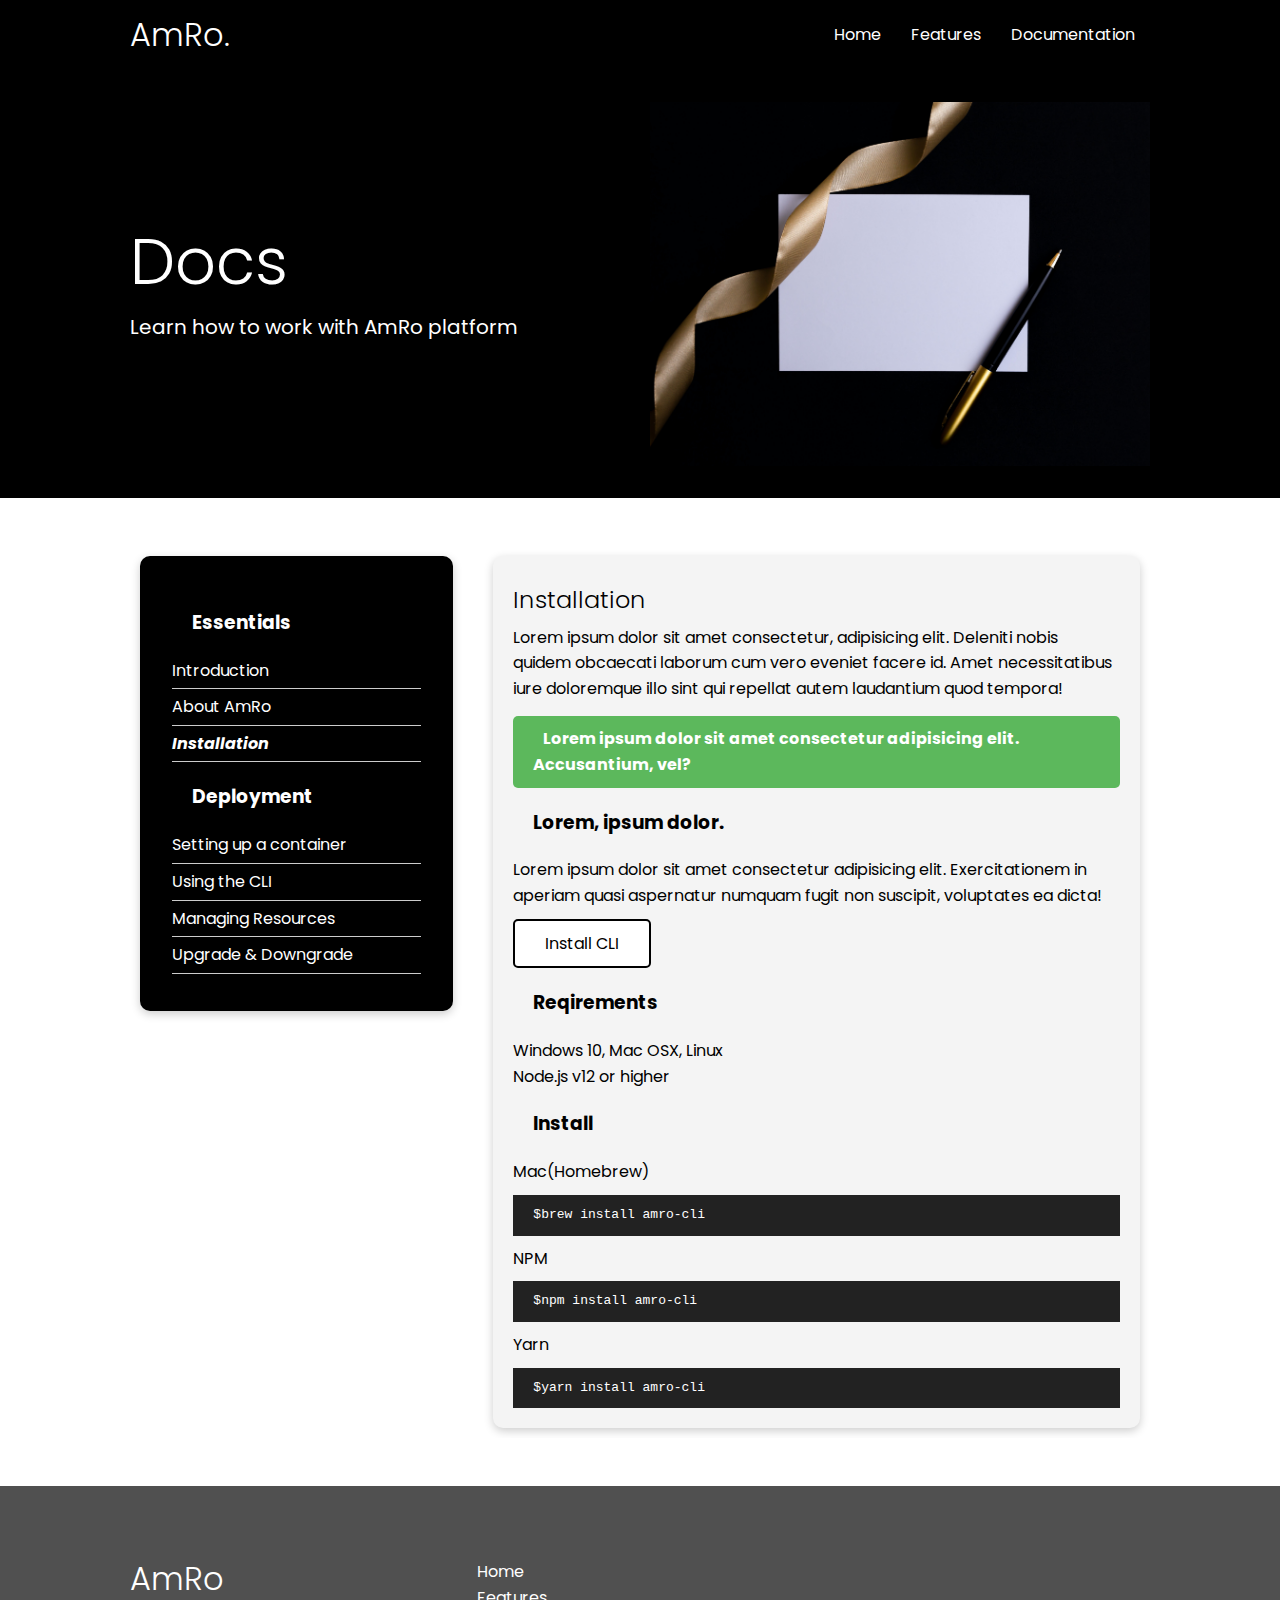
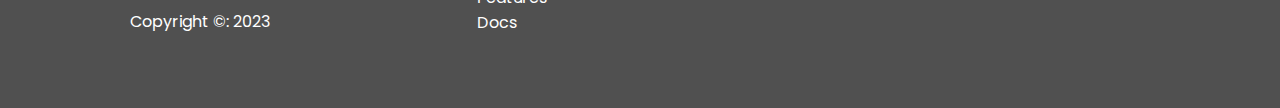
<file: docs.html>
<!DOCTYPE html>
<html lang="en">
  <head>
    <meta charset="UTF-8" />
    <meta name="viewport" content="width=device-width, initial-scale=1.0" />
    <link
      rel="stylesheet"
      href="https://cdnjs.cloudflare.com/ajax/libs/font-awesome/6.4.2/css/all.min.css"
      integrity="sha512-z3gLpd7yknf1YoNbCzqRKc4qyor8gaKU1qmn+CShxbuBusANI9QpRohGBreCFkKxLhei6S9CQXFEbbKuqLg0DA=="
      crossorigin="anonymous"
      referrerpolicy="no-referrer"
    />
    <link rel="stylesheet" href="css/style.css" />
    <link rel="stylesheet" href="css/utilities.css" />
    <title>AmRo | Cloud Hosting For Everyone</title>
  </head>
  <body>
    <!-- Navbar -->
    <div class="navbar">
      <div class="container flex">
        <h1 class="logo">AmRo.</h1>
        <nav>
          <ul>
            <li><a href="index.html">Home</a></li>
            <li><a href="features.html">Features</a></li>
            <li><a href="docs.html">Documentation</a></li>
          </ul>
        </nav>
      </div>
    </div>



    <!-- Head -->

    <section class="docs-head bg-primary py-3">
        <div class="container grid">
            <div>
                <h1 class="xl">Docs</h1>
                <p class="lead">Learn how to work with AmRo platform</p>
            </div>
            <img src="images/docu.jpg" alt="">
        </div>
    </section>

    <!-- docs main -->
<section class="docs-main my-4">
  <div class="container grid">
    <div class="card bg-primary p-3">
      <h3 class="my-2">Essentials</h3>
      <nav>
        <ul>
          <li><a href="#">Introduction</a></li>
          <li><a href="#">About AmRo</a></li>
          <li><a class="text-primary" href="#">Installation</a></li>
        </ul>
      </nav>
      <h3 class="my-2">Deployment</h3>
      <nav>
        <ul>
          <li><a href="#">Setting up a container</a></li>
          <li><a href="#">Using the CLI</a></li>
          <li><a href="#">Managing Resources</a></li>
          <li><a href="#">Upgrade & Downgrade</a></li>
        </ul>
      </nav>
    </div>

    <div class="card bg-lighter">
      <h2>Installation</h2>
      <p>Lorem ipsum dolor sit amet consectetur, adipisicing elit. Deleniti nobis quidem obcaecati laborum cum vero eveniet facere id. Amet necessitatibus iure doloremque illo sint qui repellat autem laudantium quod tempora!</p>
      <div class="alert alert-success">
        <i class="fas fa-info"></i> Lorem ipsum dolor sit amet consectetur adipisicing elit. Accusantium, vel?
      </div>
      <h3>Lorem, ipsum dolor.</h3>
      <p>Lorem ipsum dolor sit amet consectetur adipisicing elit. Exercitationem in aperiam quasi aspernatur numquam fugit non suscipit, voluptates ea dicta!</p>
      <a href="#" class="btn btn-secondary">Install CLI</a>

      <h3>Reqirements</h3>
      <ul>
        <li>Windows 10, Mac OSX, Linux</li>
        <li>Node.js v12 or higher</li>
      </ul>
      

      <h3>Install</h3>
      <p>Mac(Homebrew)</p>
      <pre><code>$brew install amro-cli</code></pre>
      <p>NPM</p>
      <pre><code>$npm install amro-cli</code></pre>
      <p>Yarn</p>
      <pre><code>$yarn install amro-cli</code></pre>
    </div>
  </div>
</section>


    <!-- footer -->
    <footer class="footer bg-light py-5">
      <div class="container grid grid-3">
        <div>
          <h1>AmRo</h1>
          <p>Copyright &copy: 2023</p>
        </div>
        <nav>
          <ul>
            <li>
              <li><a href="index.html">Home</a></li>
              <li><a href="features.html">Features</a></li>
              <li><a href="docs.html">Docs</a></li>
          </li>
        </ul>
        </nav>
        <div class="social">
          <a href="#"><i class="fab fa-github fa-2x"></i></a>
          <a href="#"><i class="fab fa-facebook fa-2x"></i></a>
          <a href="#"><i class="fab fa-instagram fa-2x"></i></a>
          <a href="#"><i class="fab fa-twitter fa-2x"></i></a>
        </div>
      </div>
    </footer>
  </body>
</html>
</file>
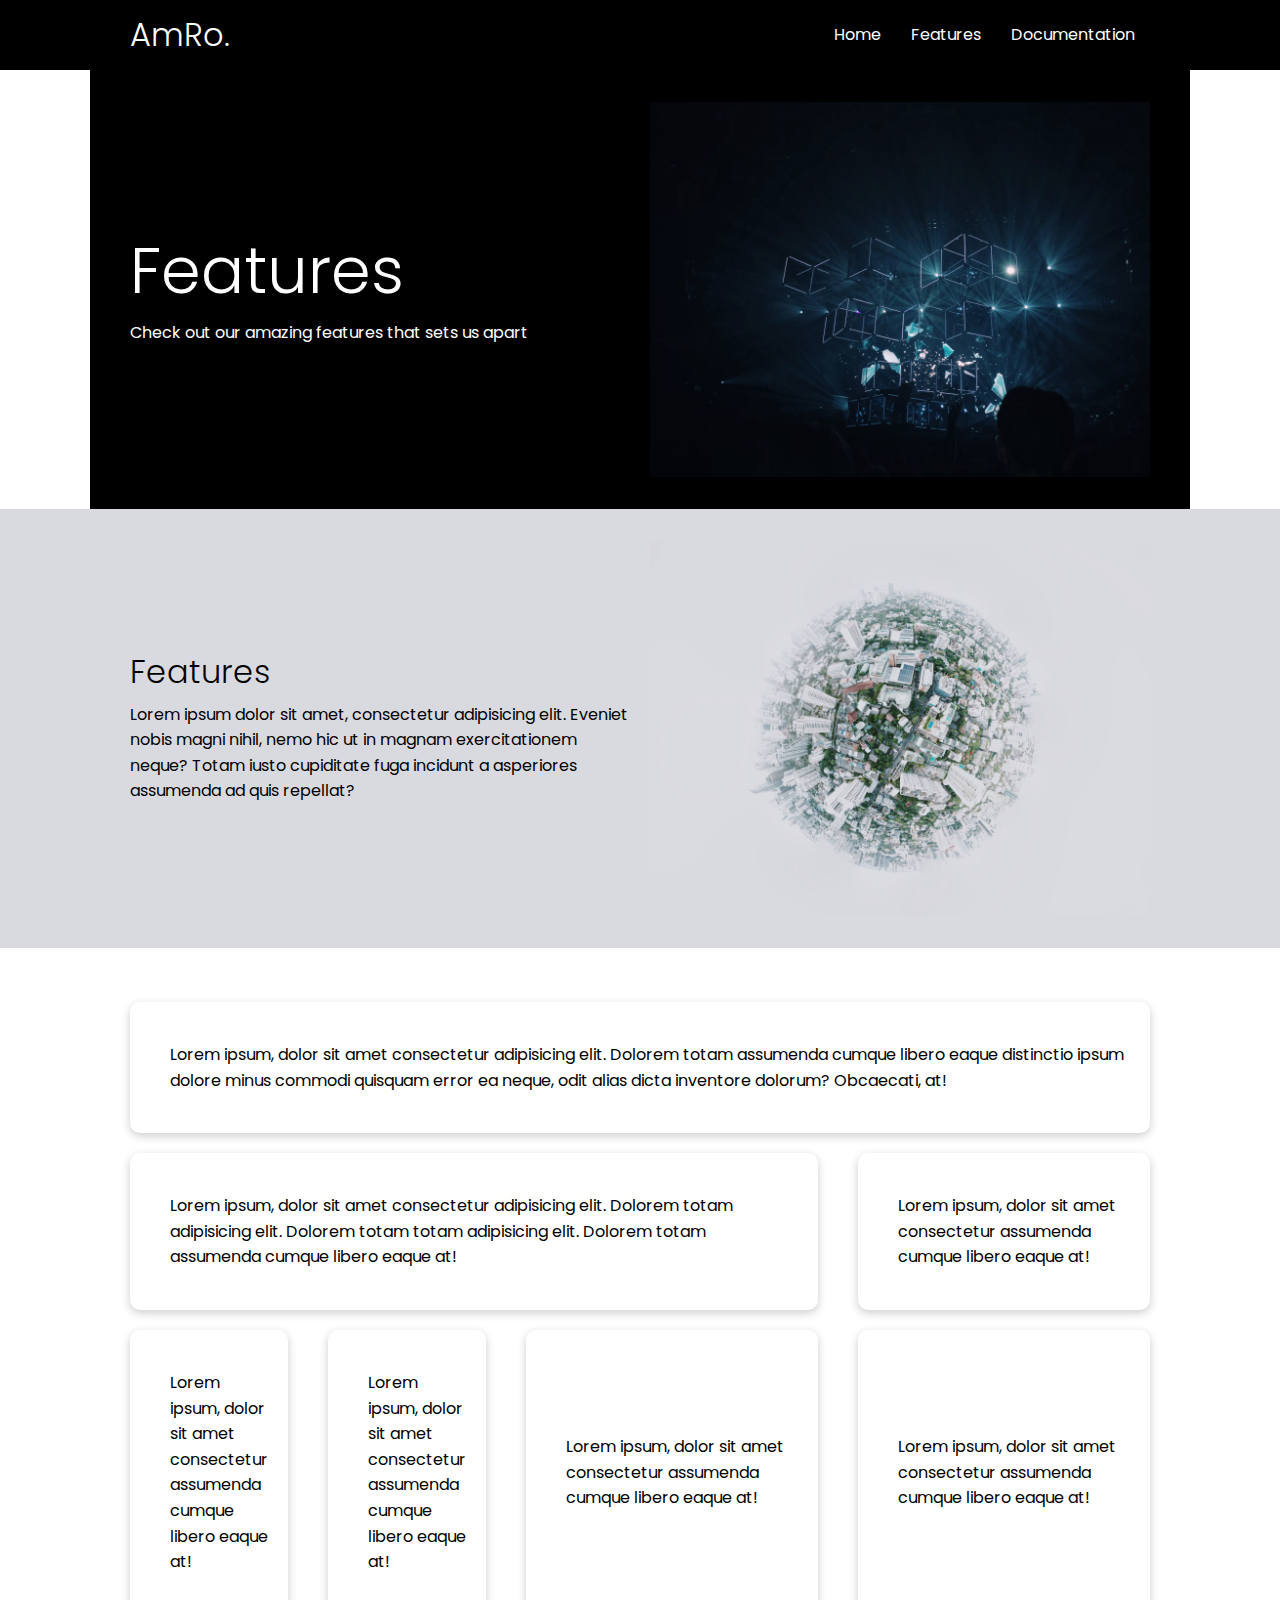
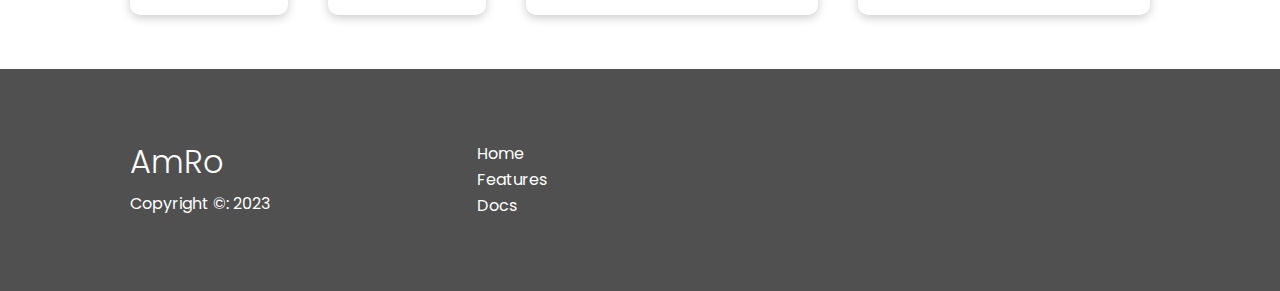
<file: features.html>
<!DOCTYPE html>
<html lang="en">
  <head>
    <meta charset="UTF-8" />
    <meta name="viewport" content="width=device-width, initial-scale=1.0" />
    <link
      rel="stylesheet"
      href="https://cdnjs.cloudflare.com/ajax/libs/font-awesome/6.4.2/css/all.min.css"
      integrity="sha512-z3gLpd7yknf1YoNbCzqRKc4qyor8gaKU1qmn+CShxbuBusANI9QpRohGBreCFkKxLhei6S9CQXFEbbKuqLg0DA=="
      crossorigin="anonymous"
      referrerpolicy="no-referrer"
    />
    <link rel="stylesheet" href="css/style.css" />
    <link rel="stylesheet" href="css/utilities.css" />
    <title>AmRo | Cloud Hosting For Everyone</title>
  </head>
  <body>
    <!-- Navbar -->
    <div class="navbar">
      <div class="container flex">
        <h1 class="logo">AmRo.</h1>
        <nav>
          <ul>
            <li><a href="index.html">Home</a></li>
            <li><a href="features.html">Features</a></li>
            <li><a href="docs.html">Documentation</a></li>
          </ul>
        </nav>
      </div>
    </div>

    <!-- Head -->
    <section class="features-head bg-primary py-3">
        <div class="container grid">
            <div>
                <h1 class="xl">Features</h1>
                <p>
                    Check out our amazing features that sets us apart
                </p>
                
            </div>
            <img src="images/server.jpg" alt="">
        </div>
    </section>

    <!-- subhead -->
    <section class="features-subhead bg-secondary py-3">
        <div class="container grid">
            <div>
                <h1 class="md">Features</h1>
                <p>
                    Lorem ipsum dolor sit amet, consectetur adipisicing elit. Eveniet nobis magni nihil, nemo hic ut in magnam exercitationem neque? Totam iusto cupiditate fuga incidunt a asperiores assumenda ad quis repellat?
                </p>
                
            </div>
            <img src="images/server2.jpg" alt="">
        </div>
    </section>

    <section class="features-main my-2">
        <div class="container grid">
            <div class="card flex">
                <i class="fas fa-server fa-3x"></i>
                <p>Lorem ipsum, dolor sit amet consectetur adipisicing elit. Dolorem totam assumenda cumque libero eaque distinctio ipsum dolore minus commodi quisquam error ea neque, odit alias dicta inventore dolorum? Obcaecati, at!</p>
            </div>
            <div class="card flex">
                <i class="fas fa-power-off fa-3x"></i>
                <p>Lorem ipsum, dolor sit amet consectetur adipisicing elit. Dolorem totam adipisicing elit. Dolorem totam totam adipisicing elit. Dolorem totam assumenda cumque libero eaque at!</p>
            </div>
            <div class="card flex">
                <i class="fas fa-upload fa-3x"></i>
                <p>Lorem ipsum, dolor sit amet consectetur assumenda cumque libero eaque at!</p>
            </div>
            <div class="card flex">
                <i class="fas fa-database fa-3x"></i>
                <p>Lorem ipsum, dolor sit amet consectetur assumenda cumque libero eaque at!</p>
            </div>
            <div class="card flex">
                <i class="fas fa-laptop-code fa-3x"></i>
                <p>Lorem ipsum, dolor sit amet consectetur assumenda cumque libero eaque at!</p>
            </div>
            <div class="card flex">
                <i class="fas fa-network-wired fa-3x"></i>
                <p>Lorem ipsum, dolor sit amet consectetur assumenda cumque libero eaque at!</p>
            </div>
            <div class="card flex">
                <i class="fas fa-network-wired fa-3x"></i>
                <p>Lorem ipsum, dolor sit amet consectetur assumenda cumque libero eaque at!</p>
            </div>
        </div>
    </section>

    <!-- footer -->
    <footer class="footer bg-light py-5">
      <div class="container grid grid-3">
        <div>
          <h1>AmRo</h1>
          <p>Copyright &copy: 2023</p>
        </div>
        <nav>
          <ul>
            <li>
              <li><a href="index.html">Home</a></li>
              <li><a href="features.html">Features</a></li>
              <li><a href="docs.html">Docs</a></li>
          </li>
        </ul>
        </nav>
        <div class="social">
          <a href="#"><i class="fab fa-github fa-2x"></i></a>
          <a href="#"><i class="fab fa-facebook fa-2x"></i></a>
          <a href="#"><i class="fab fa-instagram fa-2x"></i></a>
          <a href="#"><i class="fab fa-twitter fa-2x"></i></a>
        </div>
      </div>
    </footer>
  </body>
</html>
</file>
<file: css/style.css>
@import url("https://fonts.googleapis.com/css2?family=Poppins:wght@300&display=swap");

:root {
  --primary-color: #000000;
  --secondary-color: #505050;
  --dark-color: #4f4f4f;
  --light-color: #d9dadf;
  --lighter-color: #f4f4f4;
  --success-color: #5cb85c;
  --error-color: #d9534f;
}

* {
  box-sizing: border-box;
  padding: 0;
  margin: 0;
}

body {
  font-family: "Poppins", sans-serif;
  color: #333;
  line-height: 1.6;
}

ul {
  list-style-type: none;
}

a {
  text-decoration: none;
  color: #333;
}

h1,
h2 {
  font-weight: 300;
  line-height: 1.2;
  margin: 10px 0;
}

p {
  margin: 10px 0;
}

img {
  width: 100%;
}

code,
pre {
  background: #222;
  color: #fff;
  padding: 10px;
}

/* Navbar */
.navbar {
  background-color: var(--primary-color);
  color: #fff;
  height: 70px;
}

.navbar ul {
  display: flex;
}

.navbar a {
  color: #fff;
  padding: 10px;
  margin: 0 5px;
}

.navbar a:hover {
  border-bottom: 2px #fff solid;
}

.navbar .flex {
  justify-content: space-between;
}

/* Showcase */

.showcase {
  height: 400px;
  background-color: var(--primary-color);
  color: #fff;
  position: relative;
}

.showcase h1 {
  font-size: 40px;
}

.showcase p {
  margin: 20px 0;
}

.showcase .grid {
  overflow: visible;
  grid-template-columns: 55% 45%;
  gap: 30px;
}

.showcase-form {
  position: relative;
  top: 60px;
  height: 350px;
  width: 400px;
  padding: 40px;
  z-index: 100;
  justify-self: flex-end;
  animation: slideInFromLeft 1s ease-in;
}

.showcase-form .form-control {
  margin: 30px 0;
}

.showcase-form input[type="text"],
.showcase-form input[type="email"] {
  border: 0;
  border-bottom: 1px solid #b4becb;
  width: 100%;
  padding: 3px;
  font-size: 16px;
}

.showcase-form input:focus {
  outline: none;
}

.showcase::before,
.showcase::after {
  content: "";
  position: absolute;
  height: 100px;
  bottom: -70px;
  right: 0;
  left: 0;
  background: #fff;
  transform: skewY(-3deg);
  -webkit-transform: skewY(-3deg);
  -moz-transform: skewY(-3deg);
  -ms-transform: skewY(-3deg);
}

.showcase-text {
  animation: slideInFromLeft 1s ease-in;
}

/* stats */

.stats {
  padding-top: 100px;
}

.stats-heading {
  margin: auto;
}

.stats .grid h3 {
  font-size: 35px;
}

.stats .grid p {
  font-size: 20px;
  font-weight: bold;
}

/* cli */

.cli .grid {
  grid-template-columns: repeat(3, 1fr);
  grid-template-rows: repeat(2, 1fr);
}

.cli .grid > *:first-child {
  grid-column: 1 / span 2;
  grid-row: 1 / span 2;
}

/* cloud */

.cloud .grid {
  grid-template-columns: 4fr, 3fr;
}

/* Languages */

.languages {
  flex-wrap: wrap;
}

.languages .card {
  text-align: center;
  margin: 18px 10px 40px;
  transition: transform 0.2s ease-in;
}

.languages .card .h4 {
  font-size: 20px;
  margin-bottom: 10px;
}

.languages .card:hover {
  transform: translateY(-15px);
}

.hidden {
  visibility: hidden;
  height: 0;
}

/* features */

.features-head img {
  justify-self: flex-end;
}

.features-sub-head img {
  justify-self: flex-end;
}

.features-main .card > i {
  margin-right: 20px;
}

.features-main .grid {
  padding: 30px;
}

.features-main .grid > *:first-child {
  grid-column: 1 / span 4;
}

.features-main .grid > *:nth-child(2) {
  grid-column: 1 / span 3;
}

.docs-head img {
  justify-self: flex-end;
}

/* docs */

.docs-main h3 {
  margin: 20px;
}

.docs-main .grid {
  grid-template-columns: 1fr 2fr;
  align-items: flex-start;
}

.docs-main nav li {
  font-size: 16px;
  padding-bottom: 5px;
  margin-bottom: 5px;
  border-bottom: 1px #ccc solid;
}

.docs-main a:hover {
  font-weight: bold;
}

/* Footer */
.footer .social a {
  margin: 0 10px;
}

/* Animations */

@keyframes slideinfromleft {
  0% {
    transfrom: translateX(-100%);
  }
  100% {
    transfrom: translateX(0);
  }
}

@keyframes slideinfromright {
  0% {
    transfrom: translateX(100%);
  }
  100% {
    transfrom: translateX(0);
  }
}

@keyframes slideinfromtop {
  0% {
    transfrom: translateY(-100%);
  }
  100% {
    transfrom: translateY(0);
  }
}

@keyframes slideinfrombottom {
  0% {
    transfrom: translateX(100%);
  }
  100% {
    transfrom: translateX(0);
  }
}

/* Tablets and under */
@media (max-width: 768px) {
  .grid,
  .showcase .grid,
  .stats .grid,
  .cli .grid,
  .cloud .grid,
  .features-main .grid,
  .docs-main .grid {
    grid-template-columns: 1fr;
    grid-template-rows: 1fr;
  }

  .showcase {
    height: auto;
  }

  .showcase-text {
    text-align: center;
    margin-top: 40px;
  }

  .showcase-form {
    justify-self: center;
    margin: auto;
  }

  .cli .grid > *:first-child {
    grid-column: 1;
    grid-row: 1;
  }
}

.features-head,
.features-sub-head,
.docs-head img {
  justify-self: center;
}

.features-main .grid > *:first-child,
.features-main .grid > *:nthchild(2) {
  grid-column: 1;
  grid-row: 1;
}

/* Mobile */
@media (max-width: 500px) {
  .navbar {
    height: 110px;
  }

  .navbar .flex {
    flex-direction: column;
  }

  .navbar .ul {
    padding: 10px;
    background-color: rgba(255, 255, 255, 0.1);
  }
}
</file>
<file: css/utilities.css>
.container {
  max-width: 1100px;
  margin: 0 auto;
  overflow: auto;
  padding: 0 40px;
}

.card {
  background-color: #fff;
  border-radius: 10px;
  box-shadow: 0 3px 10px rgba(0, 0, 0, 0.2);
  padding: 20px;
  margin: 10px;
  color: #333;
}

.btn {
  display: inline-block;
  padding: 10px 30px;
  cursor: pointer;
  background-color: var(--primary-color);
  color: #fff;
  border: none;
  border-radius: 5px;
}

.btn-outline {
  background-color: transparent;
  border: 1px #fff solid;
}

.btn:hover {
  transform: scale(0.98);
}

/* bg & colored btns */

.bg-primary,
.btn-primary {
  background-color: var(--primary-color);
  color: #fff;
}

.bg-secondary {
  background-color: var(--light-color);
  color: #000;
}

.btn-secondary {
  background-color: #fff;
  border: 2px #000 solid;
  color: #000;
}

.bg-lighter {
  background-color: var(--lighter-color);
  color: #000;
}

/* .btn-lighter {
  background-color: #000;
  color: #fff;
  padding: 10px;
  border-radius: 5px;
  margin-top: 10px;
} */

.bg-lighter p {
  color: #000;
}

.bg-lighter h2 {
  color: #000;
}

.bg-lighter a {
  color: #000;
}

.bg-secondary p {
  color: #000;
}

.bg-light,
.btn-light {
  background-color: var(--secondary-color);
  color: #000;
}

.bg-light h1,
p,
a,
.btn-light a {
  color: #fff;
}

.text-primary {
  font-weight: bolder;
  font-style: italic;
}

/* Text sizes */

.lead {
  font-size: 20px;
}

.sm {
  font-size: 1rem;
}

.md {
  font-size: 2rem;
}

.lg {
  font-size: 3rem;
}

.xl {
  font-size: 4rem;
}

.text-center {
  text-align: center;
}

/* Alert */

.alert {
  background-color: var(--light-color);
  padding: 10px 20px;
  font-weight: bold;
  margin: 15px 0;
  border-radius: 5px;
}

.alert i {
  margin-right: 10px;
}

.alert-success {
  background-color: var(--success-color);
  color: #fff;
}

.alert-error {
  background-color: var(--error-color);
  color: #fff;
}

.flex {
  display: flex;
  justify-content: center;
  align-items: center;
  height: 100%;
}

.features-main p {
  color: #000;
}

.grid {
  display: grid;
  grid-template-columns: repeat(2, 1fr);
  gap: 20px;
  justify-content: center;
  align-items: center;
  height: 100%;
}

.grid-3 {
  grid-template-columns: repeat(3, 1fr);
}

/* Margins */
.my-1 {
  margin: 1rem 0;
}

.my-2 {
  margin: 1.5rem 0;
}

.my-3 {
  margin: 2rem 0;
}

.my-4 {
  margin: 3rem 0;
}

.my-5 {
  margin: 4rem 0;
}

.m-1 {
  margin: 1rem;
}

.m-2 {
  margin: 1.5rem;
}

.m-3 {
  margin: 2rem;
}

.m-4 {
  margin: 3rem;
}

.m-5 {
  margin: 4rem;
}

/* Padding */
.py-1 {
  padding: 1rem 0;
}

.py-2 {
  padding: 1.5rem 0;
}

.py-3 {
  padding: 2rem 0;
}

.py-4 {
  padding: 3rem 0;
}

.py-5 {
  padding: 4rem 0;
}

.p-1 {
  padding: 1rem;
}

.p-2 {
  padding: 1.5rem;
}

.p-3 {
  padding: 2rem;
}

.p-4 {
  padding: 3rem;
}

.p-5 {
  padding: 4rem;
}
</file>
